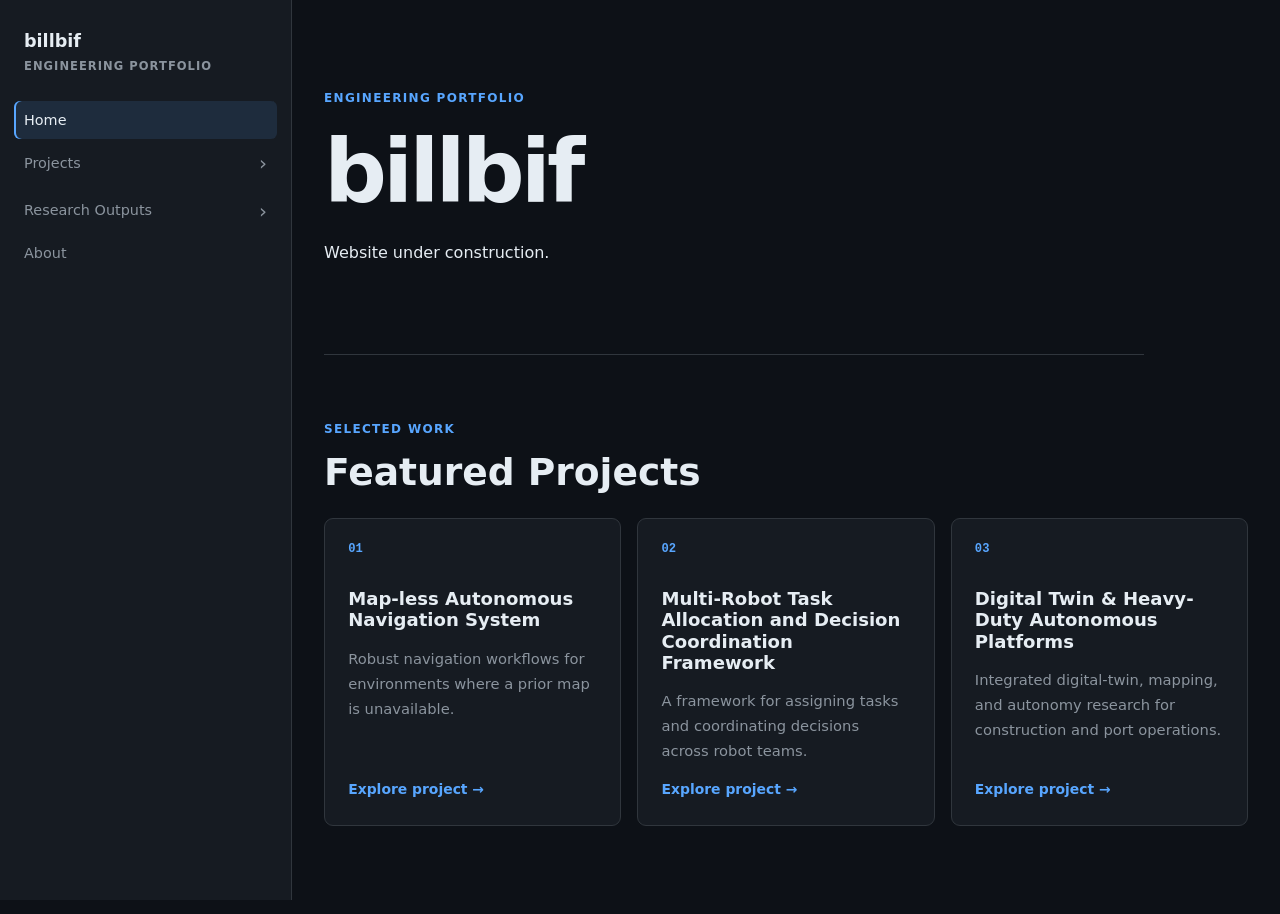
<file: index.html>
<!doctype html>
<html lang="en"><head><meta charset="utf-8"><meta name="viewport" content="width=device-width, initial-scale=1"><meta name="description" content="billbif engineering portfolio"><title>billbif | Engineering Portfolio</title><link rel="stylesheet" href="css/style.css"><script src="js/sidebar.js" defer></script></head>
<body data-page="home"><aside class="sidebar" id="site-sidebar" aria-label="Primary navigation"></aside><div class="page-shell"><button class="menu-toggle" type="button" aria-label="Open navigation" aria-controls="site-sidebar" aria-expanded="false"><span></span><span></span><span></span></button><main class="content"><section class="hero"><p class="eyebrow">Engineering Portfolio</p><h1>billbif</h1><p>Website under construction.</p></section><section><div class="section-heading"><p class="eyebrow">Selected work</p><h2>Featured Projects</h2></div><div class="project-grid"><a class="project-card" href="projects/mapless-navigation.html"><span class="card-index">01</span><h3>Map-less Autonomous Navigation System</h3><p>Robust navigation workflows for environments where a prior map is unavailable.</p><span class="card-link">Explore project →</span></a><a class="project-card" href="projects/multi-robot.html"><span class="card-index">02</span><h3>Multi-Robot Task Allocation and Decision Coordination Framework</h3><p>A framework for assigning tasks and coordinating decisions across robot teams.</p><span class="card-link">Explore project →</span></a><a class="project-card" href="projects/digital-twin-heavy-duty.html"><span class="card-index">03</span><h3>Digital Twin &amp; Heavy-Duty Autonomous Platforms</h3><p>Integrated digital-twin, mapping, and autonomy research for construction and port operations.</p><span class="card-link">Explore project →</span></a></div></section></main></div></body></html>
</file>
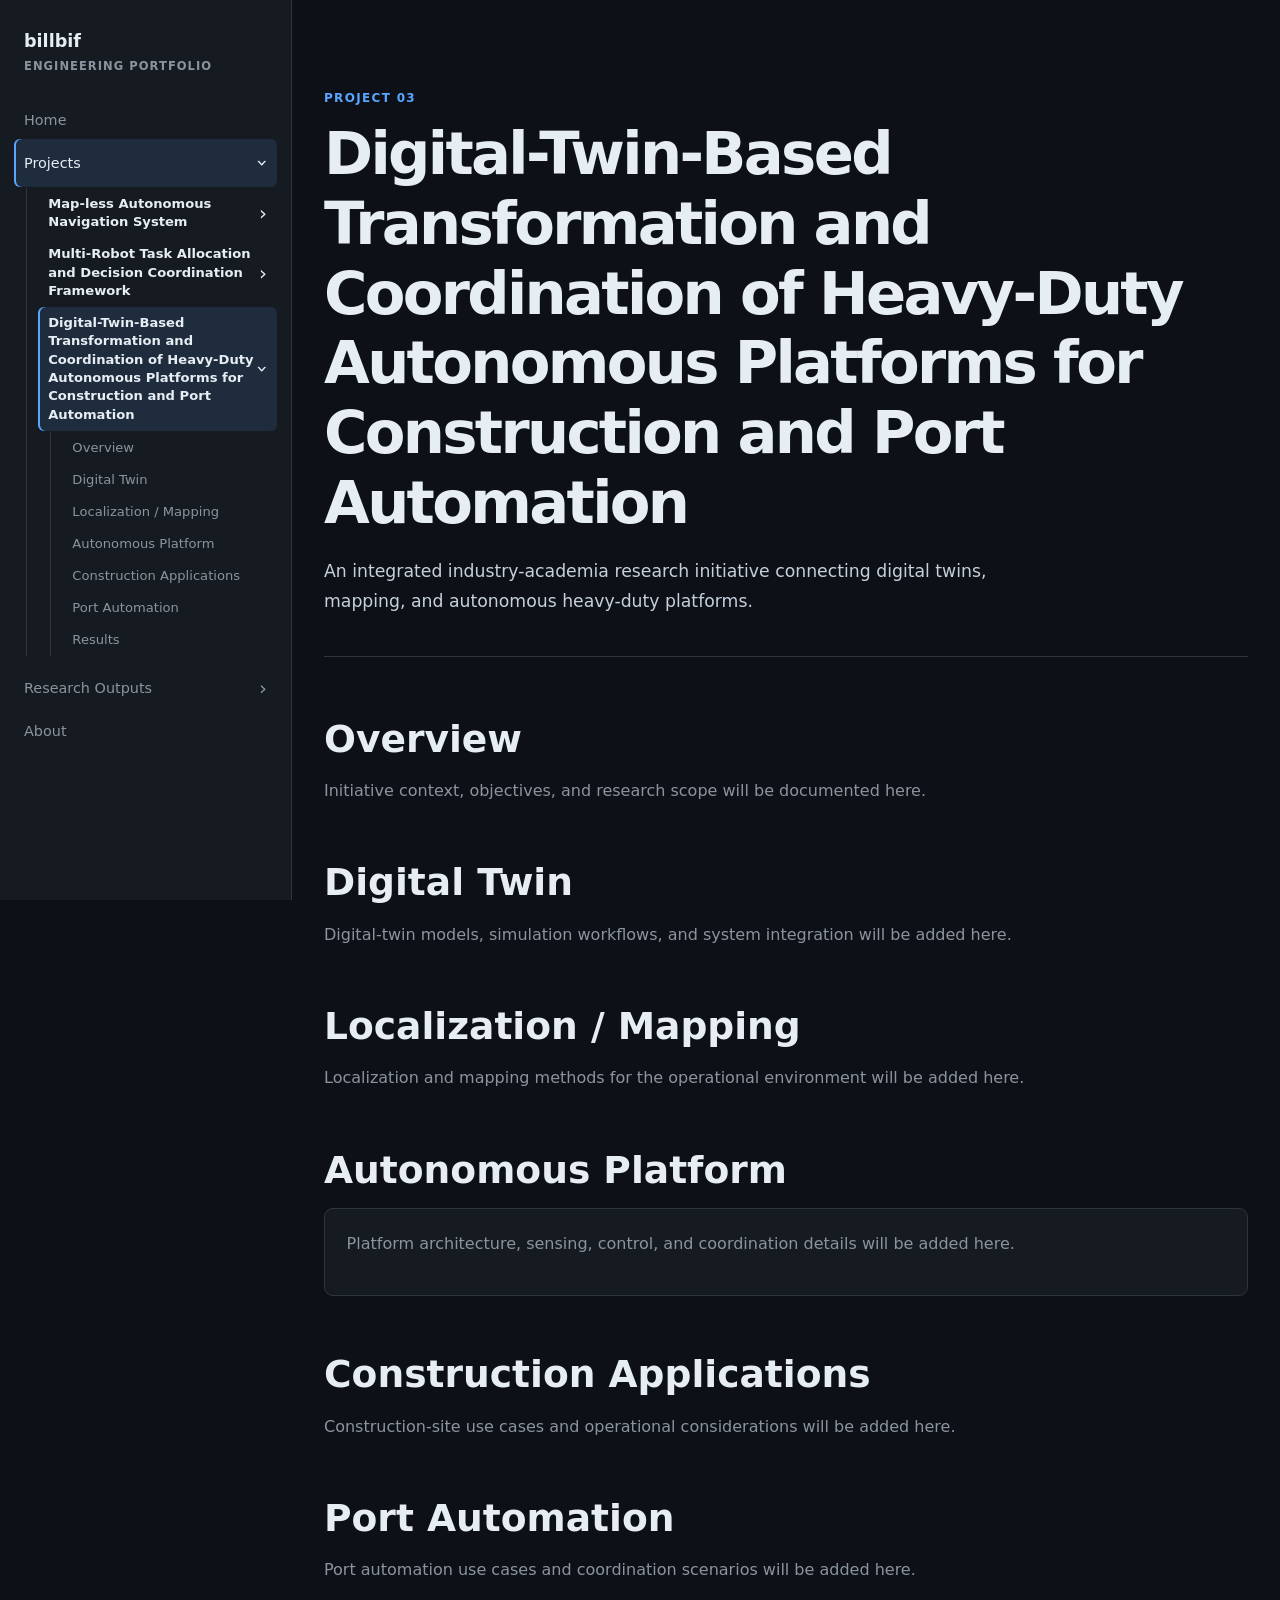
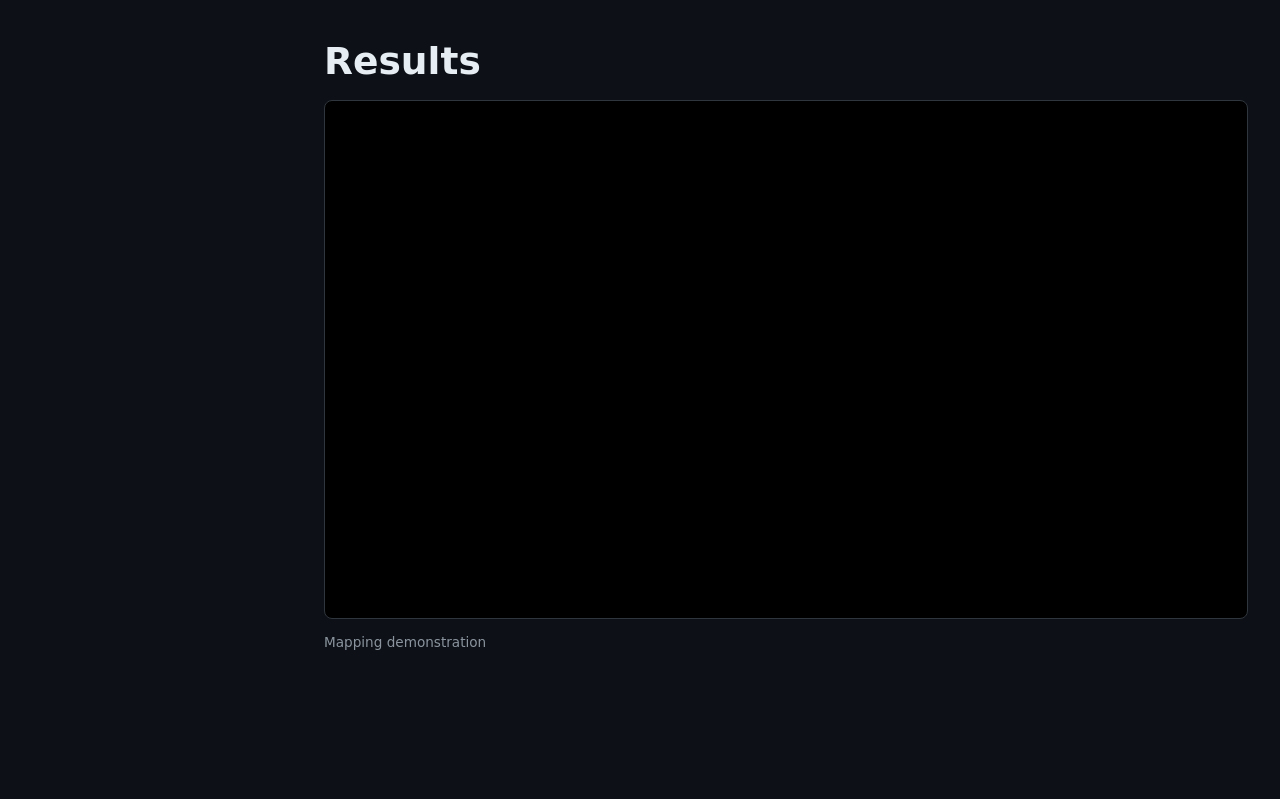
<file: projects/digital-twin-heavy-duty.html>
<!doctype html><html lang="en"><head><meta charset="utf-8"><meta name="viewport" content="width=device-width, initial-scale=1"><title>Digital Twin &amp; Heavy-Duty Platforms | billbif</title><link rel="stylesheet" href="../css/style.css"><script src="../js/sidebar.js" defer></script></head><body data-page="digital-twin"><aside class="sidebar" id="site-sidebar" aria-label="Primary navigation"></aside><div class="page-shell"><button class="menu-toggle" type="button" aria-label="Open navigation" aria-controls="site-sidebar" aria-expanded="false"><span></span><span></span><span></span></button><main class="content"><header class="page-header"><p class="eyebrow">Project 03</p><h1>Digital-Twin-Based Transformation and Coordination of Heavy-Duty Autonomous Platforms for Construction and Port Automation</h1><p class="lead">An integrated industry-academia research initiative connecting digital twins, mapping, and autonomous heavy-duty platforms.</p></header><section class="project-section" id="overview"><h2>Overview</h2><p class="placeholder">Initiative context, objectives, and research scope will be documented here.</p></section><section class="project-section" id="digital-twin"><h2>Digital Twin</h2><p class="placeholder">Digital-twin models, simulation workflows, and system integration will be added here.</p></section><section class="project-section" id="localization-mapping"><h2>Localization / Mapping</h2><p class="placeholder">Localization and mapping methods for the operational environment will be added here.</p></section><section class="project-section" id="autonomous-platform"><h2>Autonomous Platform</h2><div class="section-surface"><p class="placeholder">Platform architecture, sensing, control, and coordination details will be added here.</p></div></section><section class="project-section" id="construction-applications"><h2>Construction Applications</h2><p class="placeholder">Construction-site use cases and operational considerations will be added here.</p></section><section class="project-section" id="port-automation"><h2>Port Automation</h2><p class="placeholder">Port automation use cases and coordination scenarios will be added here.</p></section><section class="project-section" id="results"><h2>Results</h2><div class="video-frame"><iframe src="https://www.youtube.com/embed/DV2OuLYIjX8" title="Digital Twin heavy-duty platform mapping demonstration" allow="accelerometer; autoplay; clipboard-write; encrypted-media; gyroscope; picture-in-picture; web-share" referrerpolicy="strict-origin-when-cross-origin" allowfullscreen></iframe></div><p class="video-label">Mapping demonstration</p></section></main></div></body></html>
</file>
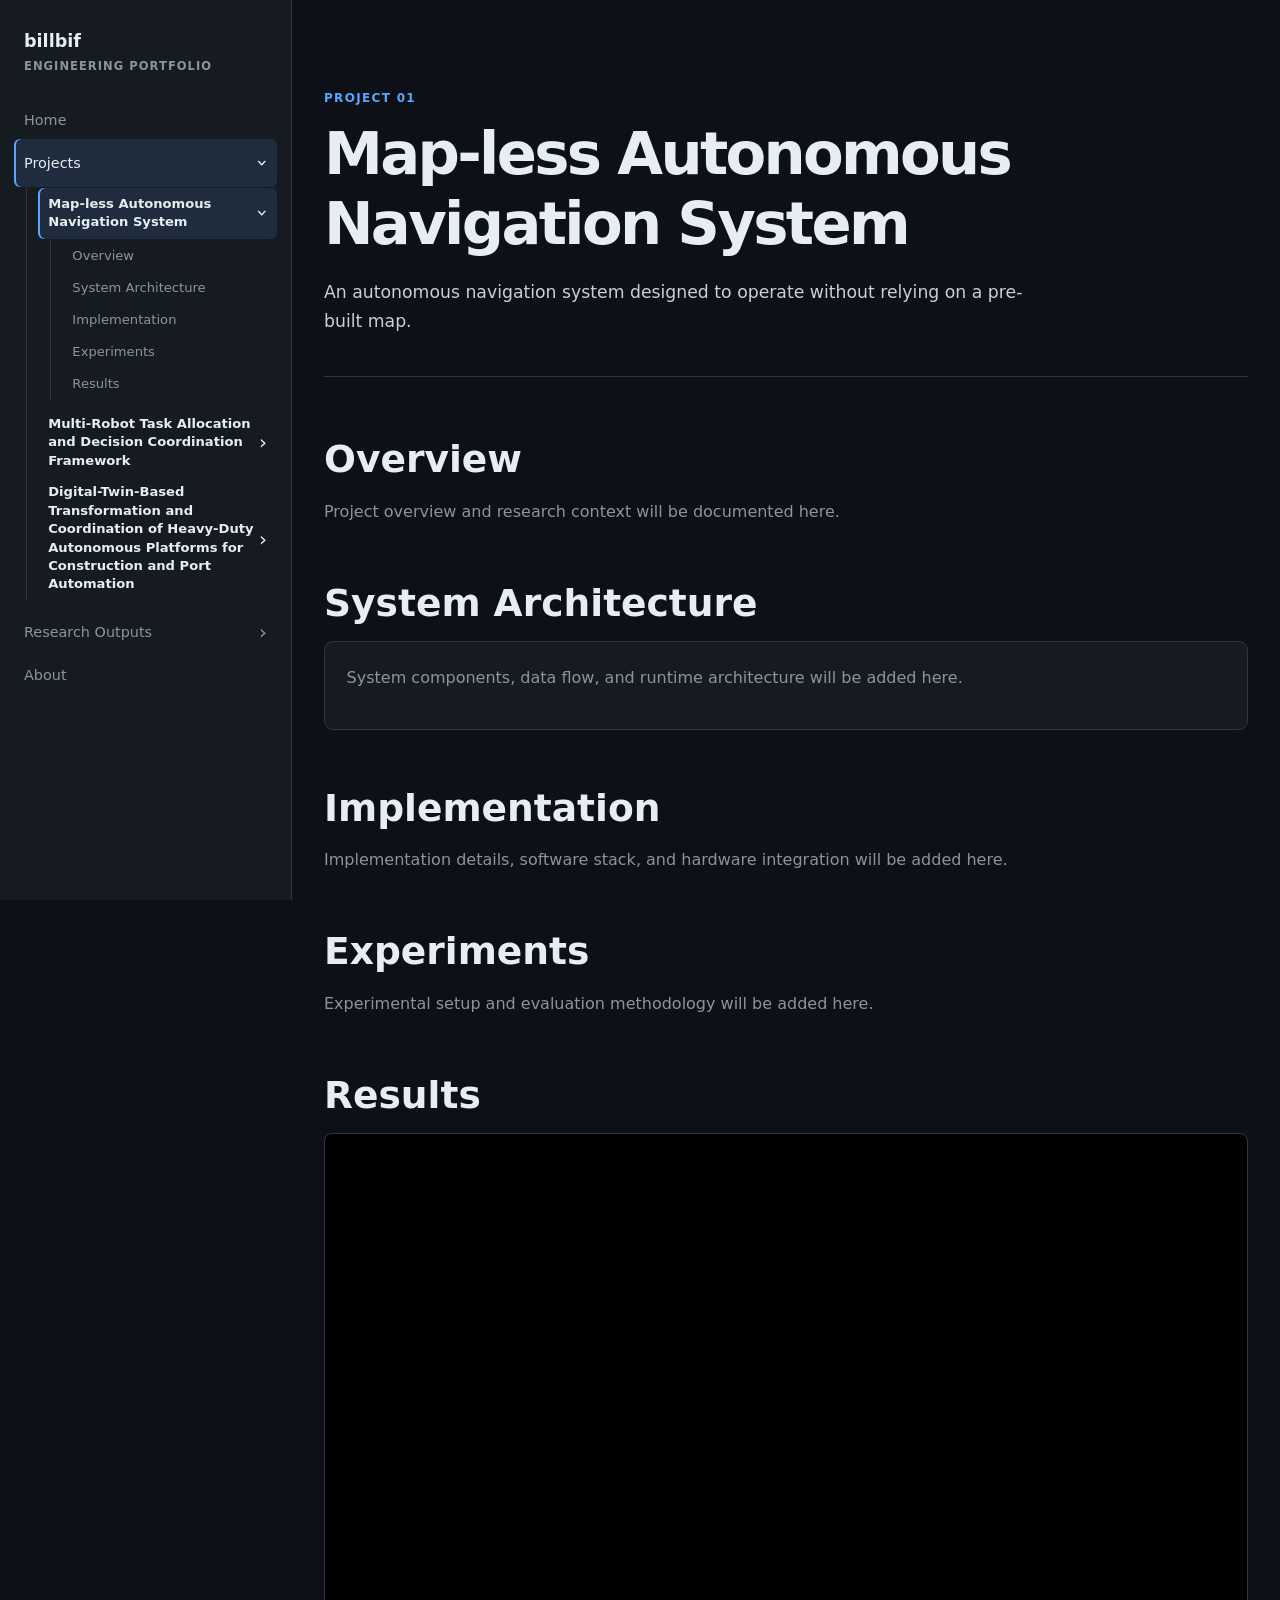
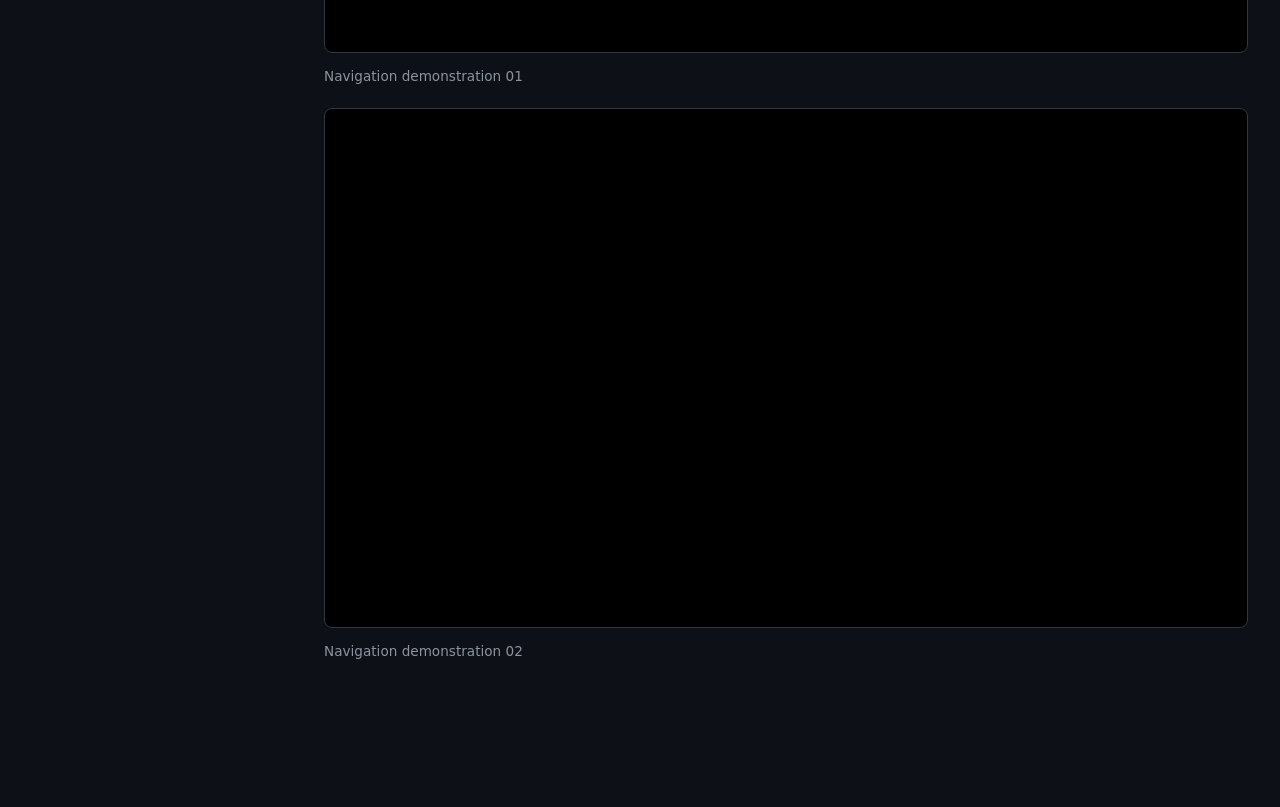
<file: projects/mapless-navigation.html>
<!doctype html><html lang="en"><head><meta charset="utf-8"><meta name="viewport" content="width=device-width, initial-scale=1"><title>Map-less Navigation | billbif</title><link rel="stylesheet" href="../css/style.css"><script src="../js/sidebar.js" defer></script></head><body data-page="mapless"><aside class="sidebar" id="site-sidebar" aria-label="Primary navigation"></aside><div class="page-shell"><button class="menu-toggle" type="button" aria-label="Open navigation" aria-controls="site-sidebar" aria-expanded="false"><span></span><span></span><span></span></button><main class="content"><header class="page-header"><p class="eyebrow">Project 01</p><h1>Map-less Autonomous Navigation System</h1><p class="lead">An autonomous navigation system designed to operate without relying on a pre-built map.</p></header><section class="project-section" id="overview"><h2>Overview</h2><p class="placeholder">Project overview and research context will be documented here.</p></section><section class="project-section" id="architecture"><h2>System Architecture</h2><div class="section-surface"><p class="placeholder">System components, data flow, and runtime architecture will be added here.</p></div></section><section class="project-section" id="implementation"><h2>Implementation</h2><p class="placeholder">Implementation details, software stack, and hardware integration will be added here.</p></section><section class="project-section" id="experiments"><h2>Experiments</h2><p class="placeholder">Experimental setup and evaluation methodology will be added here.</p></section><section class="project-section" id="results"><h2>Results</h2><div class="video-grid"><div><div class="video-frame"><iframe src="https://www.youtube.com/embed/a5hg7cZJYLw" title="Map-less Autonomous Navigation System demo 1" allow="accelerometer; autoplay; clipboard-write; encrypted-media; gyroscope; picture-in-picture; web-share" referrerpolicy="strict-origin-when-cross-origin" allowfullscreen></iframe></div><p class="video-label">Navigation demonstration 01</p></div><div><div class="video-frame"><iframe src="https://www.youtube.com/embed/o9mipO3z9Pc" title="Map-less Autonomous Navigation System demo 2" allow="accelerometer; autoplay; clipboard-write; encrypted-media; gyroscope; picture-in-picture; web-share" referrerpolicy="strict-origin-when-cross-origin" allowfullscreen></iframe></div><p class="video-label">Navigation demonstration 02</p></div></div></section></main></div></body></html>
</file>
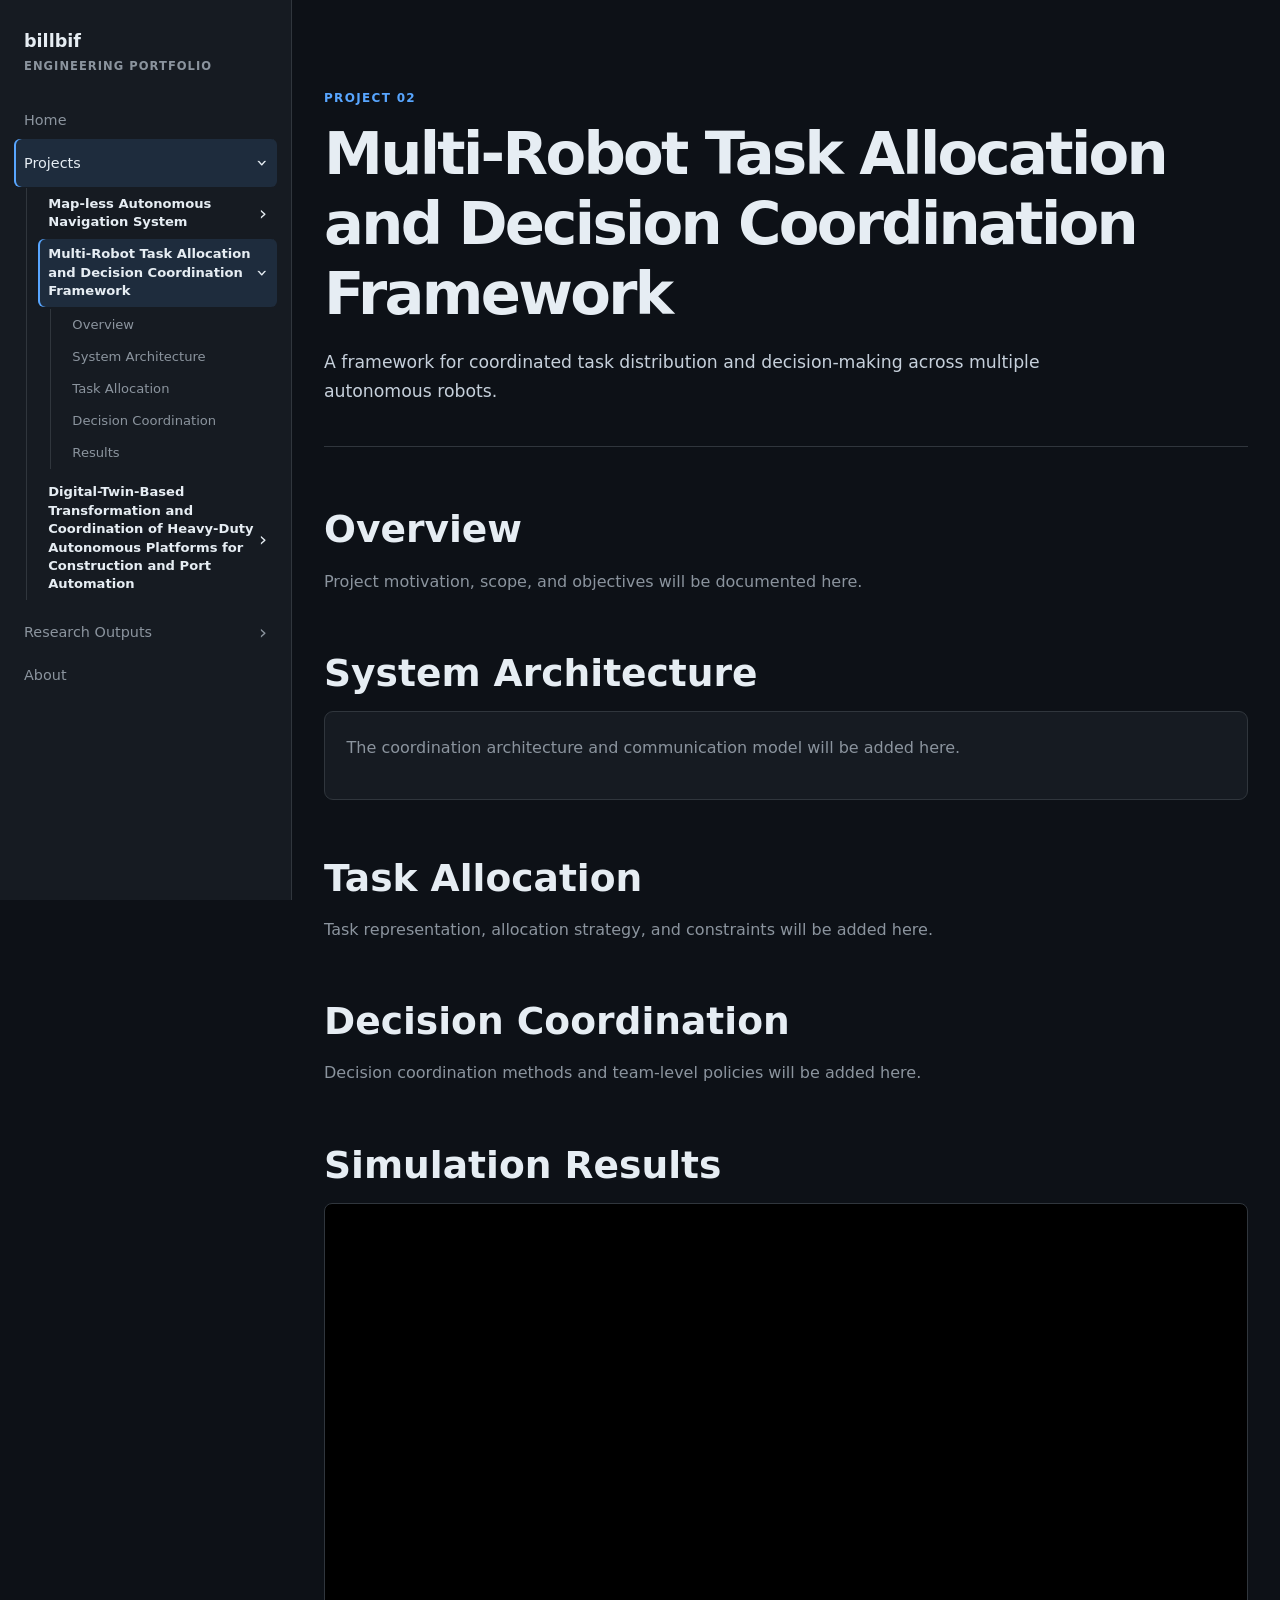
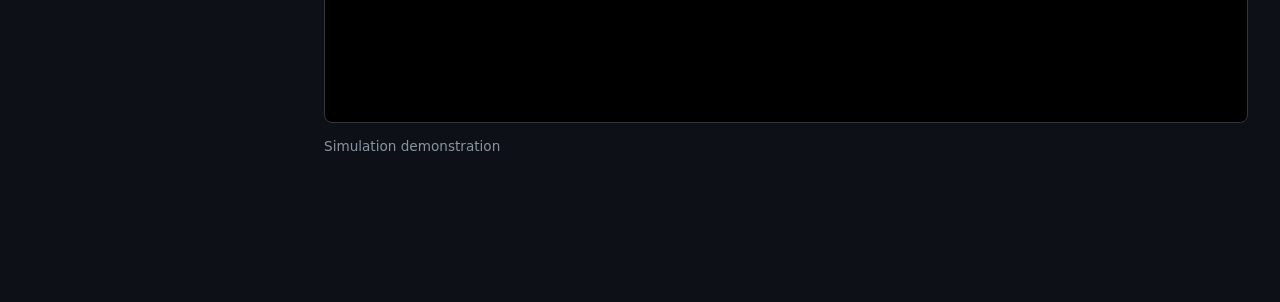
<file: projects/multi-robot.html>
<!doctype html><html lang="en"><head><meta charset="utf-8"><meta name="viewport" content="width=device-width, initial-scale=1"><title>Multi-Robot Coordination | billbif</title><link rel="stylesheet" href="../css/style.css"><script src="../js/sidebar.js" defer></script></head><body data-page="multi-robot"><aside class="sidebar" id="site-sidebar" aria-label="Primary navigation"></aside><div class="page-shell"><button class="menu-toggle" type="button" aria-label="Open navigation" aria-controls="site-sidebar" aria-expanded="false"><span></span><span></span><span></span></button><main class="content"><header class="page-header"><p class="eyebrow">Project 02</p><h1>Multi-Robot Task Allocation and Decision Coordination Framework</h1><p class="lead">A framework for coordinated task distribution and decision-making across multiple autonomous robots.</p></header><section class="project-section" id="overview"><h2>Overview</h2><p class="placeholder">Project motivation, scope, and objectives will be documented here.</p></section><section class="project-section" id="architecture"><h2>System Architecture</h2><div class="section-surface"><p class="placeholder">The coordination architecture and communication model will be added here.</p></div></section><section class="project-section" id="task-allocation"><h2>Task Allocation</h2><p class="placeholder">Task representation, allocation strategy, and constraints will be added here.</p></section><section class="project-section" id="decision-coordination"><h2>Decision Coordination</h2><p class="placeholder">Decision coordination methods and team-level policies will be added here.</p></section><section class="project-section" id="results"><h2>Simulation Results</h2><div class="video-frame"><iframe src="https://www.youtube.com/embed/dDK2qQrzE7c" title="Multi-Robot Task Allocation and Decision Coordination simulation" allow="accelerometer; autoplay; clipboard-write; encrypted-media; gyroscope; picture-in-picture; web-share" referrerpolicy="strict-origin-when-cross-origin" allowfullscreen></iframe></div><p class="video-label">Simulation demonstration</p></section></main></div></body></html>
</file>
<file: css/style.css>
:root{--bg:#0d1117;--sidebar:#161b22;--surface:#161b22;--raised:#21262d;--border:#30363d;--text:#e6edf3;--muted:#8b949e;--accent:#58a6ff;--side:292px}*{box-sizing:border-box}html{scroll-behavior:smooth}body{margin:0;min-width:320px;background:var(--bg);color:var(--text);font:16px/1.7 ui-sans-serif,system-ui,sans-serif}a{color:var(--accent)}.sidebar{position:fixed;inset:0 auto 0 0;z-index:20;display:flex;flex-direction:column;width:var(--side);overflow-y:auto;background:var(--sidebar);border-right:1px solid var(--border)}.site-brand{padding:1.7rem 1.5rem 1.2rem;color:var(--text);font-size:1.1rem;font-weight:700;text-decoration:none}.site-brand span{display:block;color:var(--muted);font-size:.72rem;letter-spacing:.09em;text-transform:uppercase}.side-nav{padding:.35rem .85rem 1.5rem}.nav-link,.nav-toggle{display:flex;align-items:center;width:100%;min-height:2.3rem;padding:.42rem .65rem;border:0;border-radius:6px;color:var(--muted);background:none;font:inherit;font-size:.9rem;text-align:left;text-decoration:none;cursor:pointer}.nav-link:hover,.nav-toggle:hover{color:var(--text);background:var(--raised)}.nav-link.is-active,.nav-toggle.is-active{color:var(--text);background:rgba(88,166,255,.12);box-shadow:inset 2px 0 0 var(--accent)}.nav-toggle::after{content:"›";margin-left:auto;font-size:1.25rem;transform:rotate(0);transition:transform .15s}.nav-group[open]>.nav-toggle::after{transform:rotate(90deg)}.nav-group summary{list-style:none}.nav-group summary::-webkit-details-marker{display:none}.nav-children{margin:.1rem 0 .5rem .75rem;padding-left:.7rem;border-left:1px solid var(--border)}.nav-children .nav-link{min-height:2rem;padding-top:.28rem;padding-bottom:.28rem;font-size:.82rem}.project-title{color:var(--text);font-weight:600}.nav-group>.nav-children>.nav-group>.nav-toggle{min-height:auto;color:var(--text);font-size:.82rem;line-height:1.4}.page-shell{min-height:100vh;margin-left:var(--side)}.content{width:min(100% - 4rem,1060px);margin:0 auto;padding:5.5rem 0}.hero{max-width:820px;padding-bottom:4.5rem;border-bottom:1px solid var(--border)}.eyebrow{margin:0 0 .65rem;color:var(--accent);font-size:.75rem;font-weight:700;letter-spacing:.11em;text-transform:uppercase}h1,h2,h3{color:var(--text);line-height:1.18}h1{margin:0;font-size:clamp(2.7rem,7vw,5.5rem);letter-spacing:-.045em}h2{margin:0;font-size:clamp(1.65rem,3vw,2.35rem)}h3{margin:0;font-size:1.13rem}.hero-subtitle{margin:.9rem 0 1.5rem;color:var(--muted);font-size:clamp(1rem,2vw,1.25rem)}.lead{max-width:720px;margin:0;color:#c6d0db;font-size:1.08rem}.section-heading{margin:4rem 0 1.5rem}.project-grid{display:grid;grid-template-columns:repeat(3,minmax(0,1fr));gap:1rem}.project-card{display:flex;flex-direction:column;min-height:300px;padding:1.45rem;color:var(--text);background:var(--surface);border:1px solid var(--border);border-radius:9px;text-decoration:none;transition:border-color .15s,transform .15s}.project-card:hover{border-color:var(--accent);transform:translateY(-2px)}.card-index{margin-bottom:2rem;color:var(--accent);font:700 .76rem ui-monospace,monospace}.project-card p{color:var(--muted);font-size:.92rem}.card-link{margin-top:auto;font-size:.87rem;font-weight:650;color:var(--accent)}.page-header{max-width:930px;margin-bottom:3.75rem;padding-bottom:2.5rem;border-bottom:1px solid var(--border)}.page-header h1{font-size:clamp(2.1rem,5vw,3.7rem)}.page-header .lead{margin-top:1.2rem}.project-section{max-width:930px;margin:0 0 3.5rem;scroll-margin-top:2rem}.project-section h2{margin-bottom:1rem}.project-section p{margin:0 0 1rem;color:#c6d0db}.placeholder{color:var(--muted)!important}.section-surface{padding:1.35rem;background:var(--surface);border:1px solid var(--border);border-radius:9px}.video-grid{display:grid;gap:1.25rem}.video-frame{width:100%;overflow:hidden;aspect-ratio:16/9;background:#000;border:1px solid var(--border);border-radius:8px}.video-frame iframe{display:block;width:100%;height:100%;border:0}.video-label{margin:.75rem 0 0!important;color:var(--muted)!important;font-size:.85rem}.menu-toggle{display:none}@media(max-width:980px){.project-grid{grid-template-columns:1fr}.project-card{min-height:0}.card-index{margin-bottom:1.2rem}}@media(max-width:760px){body.nav-open{overflow:hidden}.sidebar{width:min(86vw,320px);transform:translateX(-102%);transition:transform .2s}body.nav-open .sidebar{transform:translateX(0);box-shadow:16px 0 35px #0006}.page-shell{margin-left:0}.content{width:min(100% - 2.25rem,1060px);padding:5.5rem 0 3rem}.menu-toggle{position:fixed;top:.85rem;left:.85rem;z-index:30;display:grid;gap:4px;width:42px;height:42px;padding:11px;border:1px solid var(--border);border-radius:7px;background:var(--sidebar);cursor:pointer}.menu-toggle span{height:2px;background:var(--text)}.hero{padding-bottom:3rem}.section-heading{margin-top:3rem}}@media(prefers-reduced-motion:reduce){*,*::before,*::after{scroll-behavior:auto!important;transition-duration:.01ms!important}}
</file>
